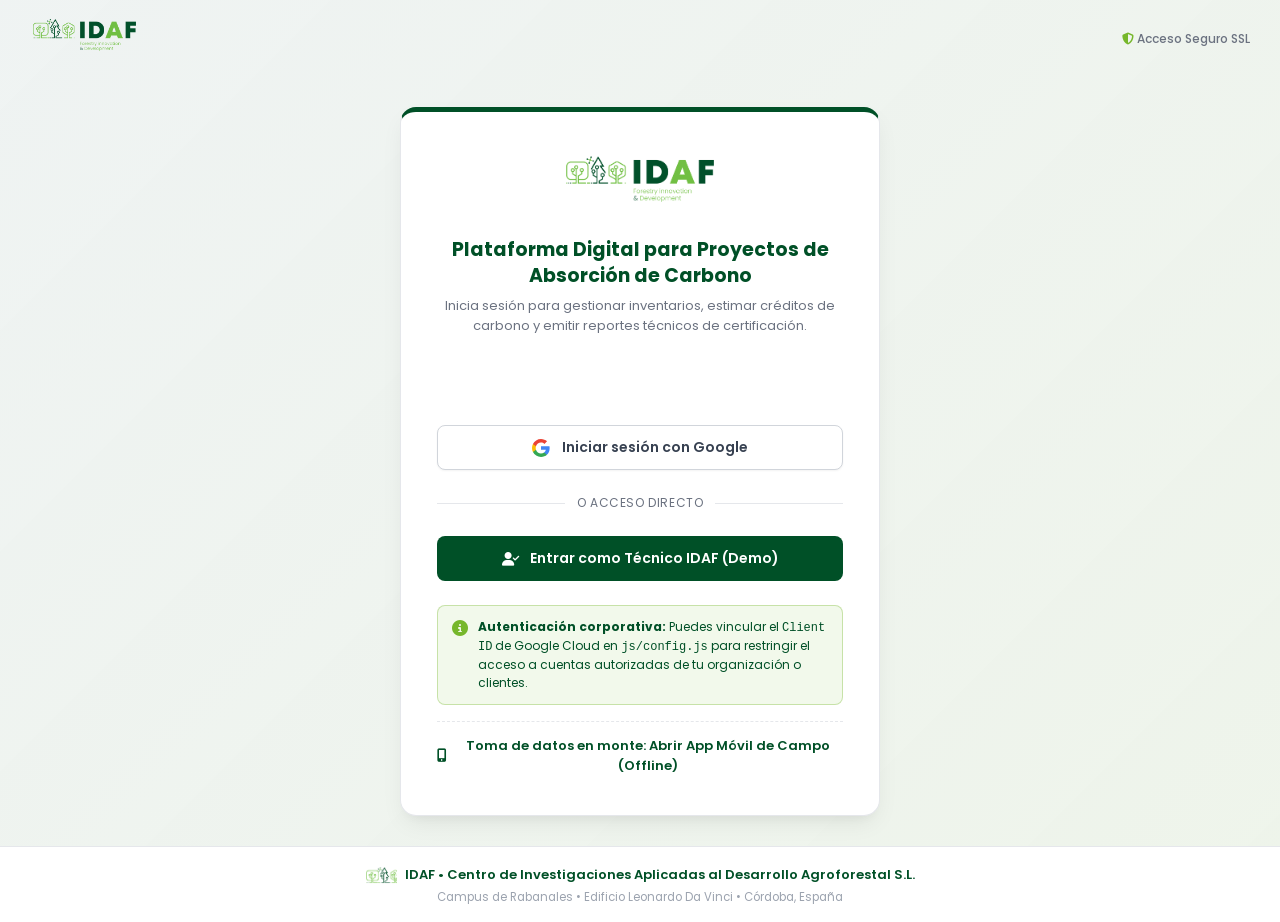
<file: index.html>
<!DOCTYPE html>
<html lang="es">
<head>
  <meta charset="UTF-8">
  <meta name="viewport" content="width=device-width, initial-scale=1.0">
  <title>Plataforma Digital para Proyectos de Absorción de Carbono | IDAF</title>
  <meta http-equiv="refresh" content="0; url=Codigo_app/login.html">
  <link rel="icon" type="image/png" href="Codigo_app/assets/logo_idaf_isotipo.png">
  <link rel="preconnect" href="https://fonts.googleapis.com">
  <link rel="preconnect" href="https://fonts.gstatic.com" crossorigin>
  <link href="https://fonts.googleapis.com/css2?family=Poppins:wght@400;600;700&display=swap" rel="stylesheet">
  <style>
    * { box-sizing: border-box; margin: 0; padding: 0; }
    body {
      font-family: 'Poppins', -apple-system, BlinkMacSystemFont, sans-serif;
      background: linear-gradient(135deg, rgba(0, 80, 39, 0.05) 0%, rgba(118, 183, 43, 0.1) 100%), #f8fafc;
      color: #1e293b;
      min-height: 100vh;
      display: flex;
      flex-direction: column;
      align-items: center;
      justify-content: center;
      padding: 20px;
      text-align: center;
    }
    .card {
      background: #ffffff;
      border: 1px solid #e2e8f0;
      border-top: 5px solid #005027;
      border-radius: 16px;
      padding: 36px 30px;
      max-width: 460px;
      width: 100%;
      box-shadow: 0 10px 25px -5px rgba(0, 0, 0, 0.08);
    }
    .logo {
      height: 48px;
      width: auto;
      margin-bottom: 20px;
    }
    h1 {
      font-size: 1.15rem;
      font-weight: 700;
      color: #005027;
      margin-bottom: 8px;
      line-height: 1.35;
    }
    p {
      font-size: 0.9rem;
      color: #64748b;
      margin-bottom: 24px;
    }
    .spinner {
      width: 38px;
      height: 38px;
      border: 3.5px solid rgba(0, 80, 39, 0.15);
      border-top-color: #76B72B;
      border-radius: 50%;
      animation: spin 0.8s linear infinite;
      margin: 0 auto 20px auto;
    }
    @keyframes spin {
      to { transform: rotate(360deg); }
    }
    .btn {
      display: inline-block;
      background-color: #005027;
      color: #ffffff;
      padding: 10px 22px;
      border-radius: 8px;
      text-decoration: none;
      font-weight: 600;
      font-size: 0.9rem;
      transition: background-color 0.2s ease;
    }
    .btn:hover {
      background-color: #00381b;
    }
  </style>
  <script>
    window.location.replace("Codigo_app/login.html");
  </script>
</head>
<body>
  <div class="card">
    <img src="Codigo_app/assets/logo_idaf_horizontal.png" alt="IDAF" class="logo">
    <div class="spinner"></div>
    <h1>Plataforma Digital para Proyectos de Absorción de Carbono</h1>
    <p>Iniciando entorno de cálculo y certificación...</p>
    <a href="Codigo_app/login.html" class="btn">Entrar a la Plataforma &rarr;</a>
  </div>
</body>
</html>
</file>
<file: Codigo_app/css/styles.css>
/* ==========================================================================
   IDAF - CENTRO DE INVESTIGACIONES APLICADAS AL DESARROLLO AGROFORESTAL
   Calculadora CO2RK - Estilos con Identidad Corporativa Oficial IDAF
   ========================================================================== */

/* Tipografía Corporativa Oficial: Poppins */
@import url('https://fonts.googleapis.com/css2?family=Poppins:ital,wght@0,300;0,400;0,500;0,600;0,700;0,800;1,400&display=swap');

:root {
  /* Colores Corporativos IDAF (Manual de Identidad Oficial) */
  --idaf-dark-green: #005027;       /* Pantone 357 C - RGB: 0, 80, 39 */
  --idaf-light-green: #76B72B;      /* Pantone 368 C - RGB: 118, 183, 43 */
  --idaf-dark-hover: #003b1d;
  --idaf-light-hover: #629c22;
  --idaf-dark-light: #e6f0ea;       /* Tinte suave de verde oscuro */
  --idaf-light-light: #f2f9eb;      /* Tinte suave de verde claro */

  /* Aliases de diseño */
  --primary: var(--idaf-dark-green);
  --primary-hover: var(--idaf-dark-hover);
  --primary-light: var(--idaf-dark-light);
  --accent: var(--idaf-light-green);
  --accent-hover: var(--idaf-light-hover);
  --accent-light: var(--idaf-light-light);

  --secondary: #1e3a5f;            /* Azul técnico complementario */
  --secondary-hover: #152943;
  --secondary-light: #e9f0f8;

  --dark: #111827;
  --slate-700: #374151;
  --slate-500: #6b7280;
  --slate-300: #d1d5db;
  --slate-200: #e5e7eb;
  --slate-100: #f3f4f6;
  --bg-page: #f9fafb;
  --card-bg: #ffffff;
  
  --danger: #dc2626;
  --danger-light: #fee2e2;
  --warning: #d97706;
  --warning-light: #fef3c7;

  --radius-lg: 12px;
  --radius-md: 8px;
  --shadow-sm: 0 1px 3px 0 rgb(0 0 0 / 0.07);
  --shadow: 0 4px 6px -1px rgb(0 0 0 / 0.08), 0 2px 4px -2px rgb(0 0 0 / 0.06);
  --shadow-md: 0 10px 15px -3px rgb(0 0 0 / 0.08), 0 4px 6px -4px rgb(0 0 0 / 0.05);
}

* {
  box-sizing: border-box;
  margin: 0;
  padding: 0;
}

body {
  font-family: 'Poppins', -apple-system, BlinkMacSystemFont, "Segoe UI", Roboto, Helvetica, Arial, sans-serif;
  background-color: var(--bg-page);
  color: var(--dark);
  line-height: 1.5;
  -webkit-font-smoothing: antialiased;
}

/* --- HEADER SUPERIOR --- */
.app-header {
  background-color: var(--card-bg);
  border-bottom: 2px solid var(--idaf-light-green);
  padding: 12px 28px;
  display: flex;
  justify-content: space-between;
  align-items: center;
  position: sticky;
  top: 0;
  z-index: 100;
  box-shadow: var(--shadow-sm);
}

.brand-section {
  display: flex;
  align-items: center;
  gap: 16px;
}

.brand-logo-img {
  height: 48px;
  width: auto;
  object-fit: contain;
  transition: transform 0.2s ease;
}

.brand-logo-img:hover {
  transform: scale(1.02);
}

.brand-divider {
  width: 1.5px;
  height: 38px;
  background-color: var(--slate-200);
}

.brand-info h1 {
  font-size: 16px;
  font-weight: 700;
  color: var(--idaf-dark-green);
  display: flex;
  flex-wrap: wrap;
  align-items: center;
  gap: 8px;
  letter-spacing: -0.01em;
  line-height: 1.3;
}

.brand-info h1 span.badge {
  font-size: 10.5px;
  font-weight: 600;
  background-color: var(--idaf-light-light);
  color: var(--idaf-dark-green);
  border: 1px solid var(--idaf-light-green);
  padding: 2px 9px;
  border-radius: 9999px;
  text-transform: uppercase;
}

.brand-info p {
  font-size: 12.5px;
  color: var(--slate-500);
  font-weight: 400;
}

.header-actions {
  display: flex;
  align-items: center;
  gap: 10px;
}

/* --- WIDGET DE USUARIO EN CABECERA --- */
.user-profile-pill {
  display: flex;
  align-items: center;
  gap: 10px;
  background-color: var(--slate-100);
  border: 1px solid var(--slate-200);
  padding: 5px 12px;
  border-radius: 9999px;
  margin-left: 6px;
}

.user-avatar-img {
  width: 30px;
  height: 30px;
  border-radius: 50%;
  object-fit: cover;
  border: 1.5px solid var(--idaf-light-green);
  background-color: white;
}

.user-info-text {
  display: flex;
  flex-direction: column;
  text-align: left;
  line-height: 1.2;
}

.user-display-name {
  font-size: 12.5px;
  font-weight: 600;
  color: var(--idaf-dark-green);
  max-width: 140px;
  white-space: nowrap;
  overflow: hidden;
  text-overflow: ellipsis;
}

.user-display-email {
  font-size: 10.5px;
  color: var(--slate-500);
  max-width: 140px;
  white-space: nowrap;
  overflow: hidden;
  text-overflow: ellipsis;
}

.btn-logout {
  background: transparent;
  border: none;
  color: var(--slate-500);
  cursor: pointer;
  padding: 5px;
  font-size: 14px;
  border-radius: 50%;
  display: flex;
  align-items: center;
  justify-content: center;
  transition: all 0.15s ease;
}

.btn-logout:hover {
  color: var(--danger);
  background-color: var(--danger-light);
}

/* --- BOTONES --- */
.btn {
  display: inline-flex;
  align-items: center;
  gap: 8px;
  padding: 9px 18px;
  font-size: 13.5px;
  font-family: 'Poppins', sans-serif;
  font-weight: 600;
  border-radius: var(--radius-md);
  cursor: pointer;
  border: 1px solid transparent;
  transition: all 0.18s ease-in-out;
  text-decoration: none;
}

.btn-primary {
  background-color: var(--idaf-dark-green);
  color: white;
}
.btn-primary:hover {
  background-color: var(--idaf-dark-hover);
  box-shadow: 0 2px 6px rgba(0, 80, 39, 0.25);
}

.btn-accent {
  background-color: var(--idaf-light-green);
  color: white;
}
.btn-accent:hover {
  background-color: var(--idaf-light-hover);
  box-shadow: 0 2px 6px rgba(118, 183, 43, 0.3);
}

.btn-secondary {
  background-color: white;
  border-color: var(--slate-300);
  color: var(--slate-700);
}
.btn-secondary:hover {
  background-color: var(--slate-100);
  border-color: var(--slate-500);
}

.btn-outline-idaf {
  background-color: transparent;
  border-color: var(--idaf-dark-green);
  color: var(--idaf-dark-green);
}
.btn-outline-idaf:hover {
  background-color: var(--idaf-dark-light);
}

/* --- STEPPER BAR (FLUJO DE 3 PASOS) --- */
.stepper-nav {
  display: flex;
  background-color: white;
  border-bottom: 1px solid var(--slate-200);
  padding: 14px 28px;
  justify-content: center;
  align-items: center;
  gap: 20px;
}

.step-item {
  display: flex;
  align-items: center;
  gap: 10px;
  cursor: pointer;
  opacity: 0.55;
  transition: all 0.2s ease;
  user-select: none;
}

.step-item.active {
  opacity: 1;
}

.step-item.completed {
  opacity: 0.9;
}

.step-number {
  width: 32px;
  height: 32px;
  border-radius: 50%;
  background-color: var(--slate-200);
  color: var(--slate-700);
  display: flex;
  align-items: center;
  justify-content: center;
  font-weight: 700;
  font-size: 13.5px;
  transition: all 0.2s ease;
}

.step-item.active .step-number {
  background-color: var(--idaf-dark-green);
  color: white;
  box-shadow: 0 0 0 4px rgba(0, 80, 39, 0.15);
}

.step-item.completed .step-number {
  background-color: var(--idaf-light-green);
  color: white;
}

.step-label {
  display: flex;
  flex-direction: column;
}

.step-title {
  font-size: 13.5px;
  font-weight: 600;
  color: var(--dark);
}

.step-desc {
  font-size: 11px;
  color: var(--slate-500);
}

.step-divider {
  width: 40px;
  height: 2px;
  background-color: var(--slate-200);
}

.step-divider.active {
  background-color: var(--idaf-light-green);
}

/* --- SECCIONES DEL ASISTENTE (WIZARD) --- */
.wizard-step {
  display: none;
}

.wizard-step.active {
  display: block;
}

.step-content-card {
  background-color: white;
  border: 1px solid var(--slate-200);
  border-radius: var(--radius-lg);
  padding: 28px;
  box-shadow: var(--shadow-sm);
  margin-bottom: 24px;
}

.step-header {
  margin-bottom: 24px;
  border-bottom: 1px solid var(--slate-200);
  padding-bottom: 16px;
}

.step-header h2 {
  font-size: 18px;
  font-weight: 700;
  color: var(--idaf-dark-green);
  display: flex;
  align-items: center;
  gap: 10px;
}

.step-header p {
  font-size: 13px;
  color: var(--slate-500);
  margin-top: 4px;
}

.form-grid-3 {
  display: grid;
  grid-template-columns: repeat(auto-fit, minmax(240px, 1fr));
  gap: 18px;
}

.form-grid-2 {
  display: grid;
  grid-template-columns: repeat(auto-fit, minmax(320px, 1fr));
  gap: 18px;
}

/* --- VISOR DE MAPA KML --- */
.map-container {
  height: 360px;
  width: 100%;
  border-radius: var(--radius-md);
  border: 2px solid var(--idaf-light-green);
  overflow: hidden;
  box-shadow: var(--shadow-sm);
  margin-top: 14px;
}

.wizard-actions {
  display: flex;
  justify-content: space-between;
  align-items: center;
  margin-top: 24px;
  padding-top: 18px;
  border-top: 1px solid var(--slate-200);
}

/* Ficha de resumen de proyecto en pasos 2 y 3 */
.project-summary-badge {
  background-color: var(--idaf-light-light);
  border: 1px solid rgba(118, 183, 43, 0.4);
  border-radius: var(--radius-md);
  padding: 14px 18px;
  margin-bottom: 20px;
  display: flex;
  flex-wrap: wrap;
  gap: 18px;
  align-items: center;
}

.project-summary-item {
  display: flex;
  flex-direction: column;
}

.project-summary-item span.label {
  font-size: 11px;
  text-transform: uppercase;
  color: var(--slate-500);
  font-weight: 600;
}

.project-summary-item span.val {
  font-size: 13.5px;
  font-weight: 700;
  color: var(--idaf-dark-green);
}

/* --- CONTENEDOR PRINCIPAL --- */
.app-layout {
  display: flex;
  min-height: calc(100vh - 135px);
}

/* --- SIDEBAR LATERAL DE CONTROLES --- */
.sidebar {
  width: 390px;
  min-width: 390px;
  background-color: var(--card-bg);
  border-right: 1px solid var(--slate-200);
  padding: 22px;
  overflow-y: auto;
  max-height: calc(100vh - 75px);
  position: sticky;
  top: 75px;
}

.sidebar-title {
  font-size: 13px;
  font-weight: 700;
  text-transform: uppercase;
  letter-spacing: 0.06em;
  color: var(--idaf-dark-green);
  margin-bottom: 14px;
  display: flex;
  align-items: center;
  justify-content: space-between;
  border-left: 3px solid var(--idaf-light-green);
  padding-left: 8px;
}

.mode-toggle-container {
  display: flex;
  background-color: var(--slate-100);
  border-radius: var(--radius-md);
  padding: 4px;
  margin-bottom: 22px;
  border: 1px solid var(--slate-200);
}

.mode-toggle-btn {
  flex: 1;
  text-align: center;
  padding: 9px 12px;
  font-size: 13px;
  font-family: 'Poppins', sans-serif;
  font-weight: 600;
  border-radius: 6px;
  cursor: pointer;
  border: none;
  background: transparent;
  color: var(--slate-500);
  transition: all 0.2s ease;
}

.mode-toggle-btn.active {
  background-color: white;
  color: var(--idaf-dark-green);
  box-shadow: var(--shadow-sm);
  font-weight: 700;
}

.form-group {
  margin-bottom: 16px;
}

.form-group label {
  display: flex;
  align-items: center;
  justify-content: space-between;
  font-size: 13px;
  font-weight: 600;
  color: var(--slate-700);
  margin-bottom: 6px;
}

.form-group label .help-icon {
  color: var(--slate-500);
  cursor: pointer;
  font-size: 13px;
}
.form-group label .help-icon:hover {
  color: var(--idaf-light-green);
}

.form-control {
  width: 100%;
  padding: 9px 12px;
  font-size: 13.5px;
  font-family: 'Poppins', sans-serif;
  border: 1px solid var(--slate-300);
  border-radius: var(--radius-md);
  background-color: white;
  color: var(--dark);
  transition: border-color 0.15s ease, box-shadow 0.15s ease;
}

.form-control:focus {
  outline: none;
  border-color: var(--idaf-light-green);
  box-shadow: 0 0 0 3px rgba(118, 183, 43, 0.2);
}

.input-row {
  display: flex;
  gap: 12px;
}

.input-row .form-group {
  flex: 1;
}

.card-divider {
  height: 1px;
  background-color: var(--slate-200);
  margin: 22px 0;
}

/* --- CONTENIDO PRINCIPAL --- */
.main-content {
  flex: 1;
  padding: 26px 30px;
  overflow-x: hidden;
}

/* --- BANNER DE CARGA DE ARCHIVOS / DROPZONE --- */
.dropzone {
  border: 2px dashed #9ca3af;
  background-color: white;
  border-radius: var(--radius-lg);
  padding: 30px 22px;
  text-align: center;
  cursor: pointer;
  transition: all 0.2s ease;
  margin-bottom: 24px;
}

.dropzone:hover, .dropzone.dragover {
  border-color: var(--idaf-light-green);
  background-color: var(--idaf-light-light);
}

.dropzone-icon {
  font-size: 38px;
  color: var(--idaf-dark-green);
  margin-bottom: 10px;
}

.dropzone h3 {
  font-size: 16px;
  font-weight: 600;
  color: var(--dark);
  margin-bottom: 4px;
}

.dropzone p {
  font-size: 13px;
  color: var(--slate-500);
}

.dropzone-badge {
  display: inline-block;
  margin-top: 10px;
  padding: 4px 12px;
  background-color: var(--idaf-dark-light);
  border-radius: 9999px;
  font-size: 12px;
  font-weight: 500;
  color: var(--idaf-dark-green);
}

/* --- TARJETAS KPI --- */
.kpi-grid {
  display: grid;
  grid-template-columns: repeat(auto-fit, minmax(215px, 1fr));
  gap: 16px;
  margin-bottom: 24px;
}

.kpi-card {
  background-color: var(--card-bg);
  border: 1px solid var(--slate-200);
  border-radius: var(--radius-lg);
  padding: 18px;
  box-shadow: var(--shadow-sm);
  display: flex;
  flex-direction: column;
  justify-content: space-between;
  border-top: 4px solid var(--slate-200);
  transition: transform 0.15s ease;
}

.kpi-card:hover {
  transform: translateY(-2px);
  box-shadow: var(--shadow);
}

.kpi-card.highlight-green {
  border-top-color: var(--idaf-dark-green);
}

.kpi-card.highlight-accent {
  border-top-color: var(--idaf-light-green);
}

.kpi-card.highlight-secondary {
  border-top-color: var(--secondary);
}

.kpi-card.highlight-amber {
  border-top-color: var(--warning);
}

.kpi-header {
  font-size: 12px;
  font-weight: 700;
  color: var(--slate-500);
  text-transform: uppercase;
  letter-spacing: 0.04em;
  margin-bottom: 8px;
}

.kpi-value {
  font-size: 25px;
  font-weight: 800;
  color: var(--dark);
  line-height: 1.1;
  margin-bottom: 6px;
}

.kpi-footer {
  font-size: 12px;
  color: var(--slate-500);
}

/* --- CONTENEDORES DE GRÁFICOS --- */
.charts-grid {
  display: grid;
  grid-template-columns: repeat(auto-fit, minmax(460px, 1fr));
  gap: 20px;
  margin-bottom: 24px;
}

.chart-card {
  background-color: var(--card-bg);
  border: 1px solid var(--slate-200);
  border-radius: var(--radius-lg);
  padding: 22px;
  box-shadow: var(--shadow-sm);
}

.chart-card h3 {
  font-size: 15px;
  font-weight: 700;
  color: var(--idaf-dark-green);
  margin-bottom: 4px;
}

.chart-card p.subtitle {
  font-size: 12.5px;
  color: var(--slate-500);
  margin-bottom: 16px;
}

.chart-canvas-wrapper {
  position: relative;
  height: 290px;
  width: 100%;
}

/* --- TABLA DE DATOS DETALLADOS --- */
.data-card {
  background-color: var(--card-bg);
  border: 1px solid var(--slate-200);
  border-radius: var(--radius-lg);
  padding: 22px;
  box-shadow: var(--shadow-sm);
  margin-bottom: 24px;
}

.data-card-header {
  display: flex;
  justify-content: space-between;
  align-items: center;
  margin-bottom: 16px;
}

.data-card-header h3 {
  font-size: 16px;
  font-weight: 700;
  color: var(--idaf-dark-green);
}

.table-responsive {
  width: 100%;
  overflow-x: auto;
  border: 1px solid var(--slate-200);
  border-radius: var(--radius-md);
}

.app-table {
  width: 100%;
  border-collapse: collapse;
  font-size: 13px;
  text-align: left;
}

.app-table th {
  background-color: var(--slate-100);
  color: var(--slate-700);
  font-weight: 600;
  padding: 11px 14px;
  border-bottom: 2px solid var(--slate-200);
  white-space: nowrap;
}

.app-table td {
  padding: 10px 14px;
  border-bottom: 1px solid var(--slate-200);
  color: var(--dark);
}

.app-table tr:hover td {
  background-color: var(--idaf-light-light);
}

/* --- BADGES Y ALERTAS --- */
.alert-box {
  padding: 13px 18px;
  border-radius: var(--radius-md);
  margin-bottom: 18px;
  font-size: 13.5px;
  display: flex;
  align-items: flex-start;
  gap: 12px;
}

.alert-info {
  background-color: var(--secondary-light);
  border-left: 4px solid var(--secondary);
  color: var(--secondary);
}

.alert-warning {
  background-color: var(--warning-light);
  border-left: 4px solid var(--warning);
  color: #92400e;
}

.alert-success {
  background-color: var(--idaf-light-light);
  border-left: 4px solid var(--idaf-light-green);
  color: var(--idaf-dark-green);
}

/* --- MODAL DE AYUDA Y METODOLOGÍA --- */
.modal-overlay {
  display: none;
  position: fixed;
  inset: 0;
  background-color: rgba(0, 80, 39, 0.4);
  backdrop-filter: blur(3px);
  z-index: 1000;
  align-items: center;
  justify-content: center;
  padding: 20px;
}

.modal-overlay.active {
  display: flex;
}

.modal-content {
  background-color: white;
  border-radius: var(--radius-lg);
  max-width: 740px;
  width: 100%;
  max-height: 85vh;
  overflow-y: auto;
  padding: 30px;
  box-shadow: var(--shadow-md);
  border-top: 5px solid var(--idaf-dark-green);
}

.modal-header {
  display: flex;
  justify-content: space-between;
  align-items: center;
  margin-bottom: 18px;
  border-bottom: 1px solid var(--slate-200);
  padding-bottom: 12px;
}

.modal-header h2 {
  font-size: 19px;
  font-weight: 700;
  color: var(--idaf-dark-green);
}

.modal-close {
  background: transparent;
  border: none;
  font-size: 24px;
  cursor: pointer;
  color: var(--slate-500);
  transition: color 0.15s ease;
}
.modal-close:hover {
  color: var(--idaf-dark-green);
}

.modal-body {
  font-size: 14px;
  color: var(--slate-700);
}

.modal-body h4 {
  color: var(--idaf-dark-green);
  margin: 18px 0 6px 0;
  font-size: 15px;
  font-weight: 600;
}

.modal-body ul {
  padding-left: 20px;
  margin-bottom: 12px;
}

.modal-body li {
  margin-bottom: 6px;
}

/* --- FOOTER --- */
.app-footer {
  background-color: var(--card-bg);
  border-top: 1px solid var(--slate-200);
  padding: 18px 28px;
  text-align: center;
  font-size: 13px;
  color: var(--slate-500);
}

.app-footer a {
  color: var(--idaf-dark-green);
  text-decoration: none;
  font-weight: 600;
}

.app-footer a:hover {
  color: var(--idaf-light-green);
  text-decoration: underline;
}

/* --- ESTILOS DE IMPRESIÓN / EXPORTACIÓN PDF --- */
@media print {
  body {
    background-color: white !important;
    font-size: 11pt !important;
    color: #111827 !important;
  }
  
  /* Mostrar cabecera corporativa con logo IDAF y ocultar botones de acción */
  .app-header {
    position: static !important;
    display: flex !important;
    border-bottom: 2px solid var(--idaf-dark-green) !important;
    padding: 8px 0 14px 0 !important;
    margin-bottom: 16px !important;
    box-shadow: none !important;
  }
  .header-actions,
  .stepper-nav,
  .wizard-actions,
  .dropzone,
  .data-card-header .btn,
  .mode-toggle-container,
  .modal-overlay,
  .btn,
  #user-profile-header {
    display: none !important;
  }

  .main-content {
    padding: 0 !important;
    max-width: 100% !important;
  }

  .project-summary-badge {
    background: #f7faf5 !important;
    border: 1px solid var(--idaf-light-green) !important;
    break-inside: avoid;
    margin-bottom: 18px !important;
  }

  .chart-card, .kpi-card, .data-card {
    box-shadow: none !important;
    border: 1px solid #d1d5db !important;
    break-inside: avoid;
    margin-bottom: 16px !important;
  }

  .kpi-grid {
    grid-template-columns: repeat(5, 1fr) !important;
    gap: 8px !important;
    margin-bottom: 16px !important;
  }

  .kpi-card {
    padding: 10px !important;
  }

  .kpi-value {
    font-size: 15pt !important;
  }

  .charts-grid {
    grid-template-columns: 1fr 1fr !important;
    gap: 14px !important;
  }

  .chart-canvas-wrapper {
    height: 220px !important;
  }

  .table-responsive {
    max-height: none !important;
    overflow: visible !important;
  }

  .app-table th, .app-table td {
    padding: 6px 8px !important;
    font-size: 9pt !important;
  }

  .app-footer {
    border-top: 1px solid #ccc !important;
    margin-top: 20px !important;
    padding: 10px 0 !important;
    font-size: 9pt !important;
  }
}

/* --- RESPONSIVIDAD --- */
@media (max-width: 992px) {
  .app-layout {
    flex-direction: column;
  }
  .sidebar {
    width: 100%;
    min-width: 100%;
    position: static;
    max-height: none;
  }
  .charts-grid {
    grid-template-columns: 1fr;
  }
  .brand-section {
    flex-direction: column;
    align-items: flex-start;
    gap: 8px;
  }
  .brand-divider {
    display: none;
  }
}
</file>
